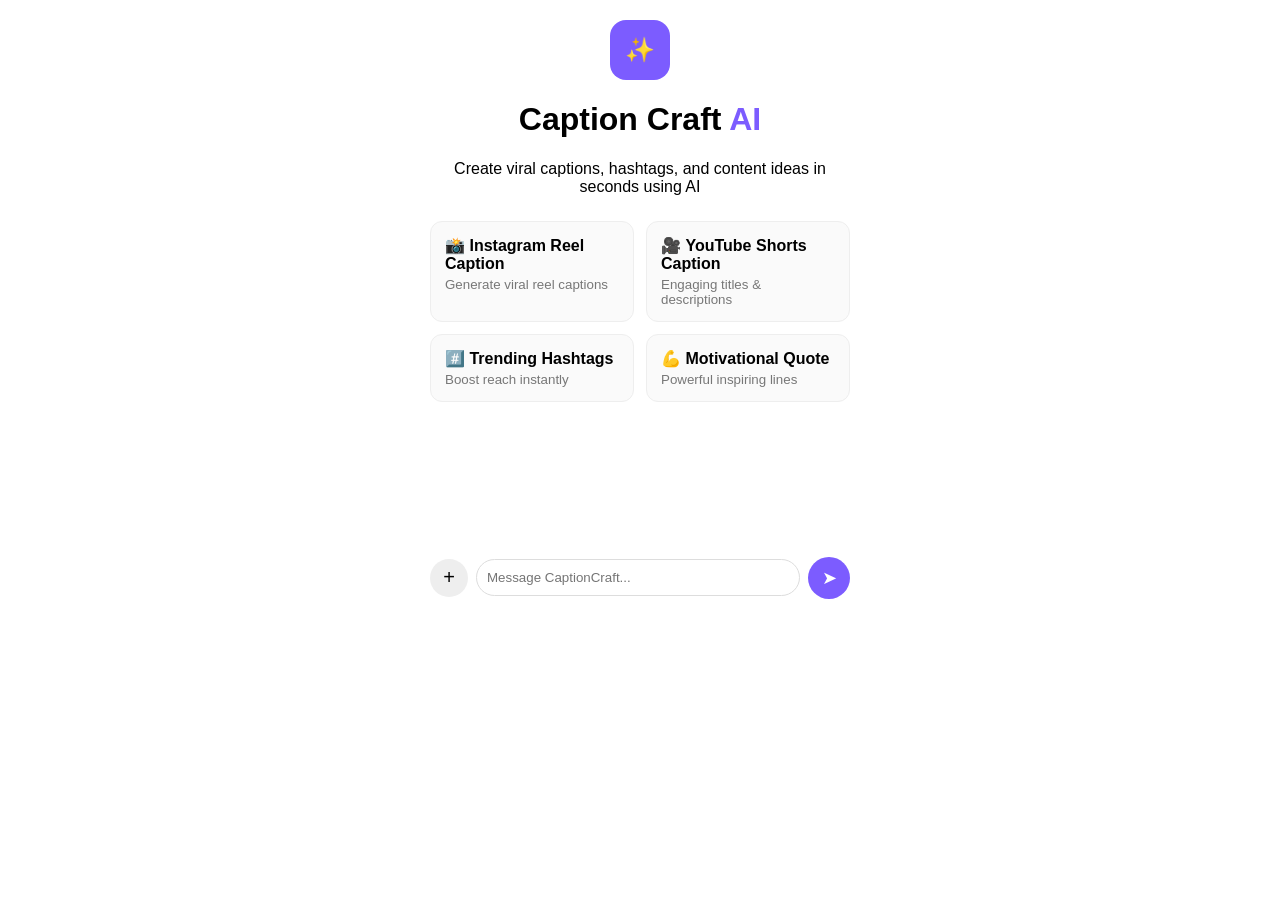
<file: index.html>
<!DOCTYPE html>
<html>
<head>
  <title>Caption Craft AI</title>
  <link rel="stylesheet" href="style.css">
</head>

<body>

  <div class="container">

    <!-- LOGO / TITLE -->
    <div class="hero">
      <div class="logo">✨</div>
      <h1>Caption Craft <span>AI</span></h1>
      <p>Create viral captions, hashtags, and content ideas in seconds using AI</p>
    </div>

    <!-- FEATURE CARDS -->
    <div class="cards">
      <div class="card" onclick="selectPrompt('Write 3 viral Instagram Reel captions')">
        📸 <b>Instagram Reel Caption</b>
        <small>Generate viral reel captions</small>
      </div>

      <div class="card" onclick="selectPrompt('Create YouTube Shorts title & description')">
        🎥 <b>YouTube Shorts Caption</b>
        <small>Engaging titles & descriptions</small>
      </div>

      <div class="card" onclick="selectPrompt('Generate trending hashtags')">
        #️⃣ <b>Trending Hashtags</b>
        <small>Boost reach instantly</small>
      </div>

      <div class="card" onclick="selectPrompt('Write a motivational caption')">
        💪 <b>Motivational Quote</b>
        <small>Powerful inspiring lines</small>
      </div>
    </div>

    <!-- CHAT BOX -->
    <div id="chatBox" class="chat"></div>

    <!-- INPUT AREA -->
    <div class="input-area">
      <label class="plus-btn">
        +
        <input type="file" hidden>
      </label>

      <input id="userInput" placeholder="Message CaptionCraft..." />

      <button id="sendBtn" onclick="sendMessage()">
  <span id="arrow">➤</span>
      </button>
    </div>

  </div>

<script src="script.js"></script>
</body>
</html>
</file>
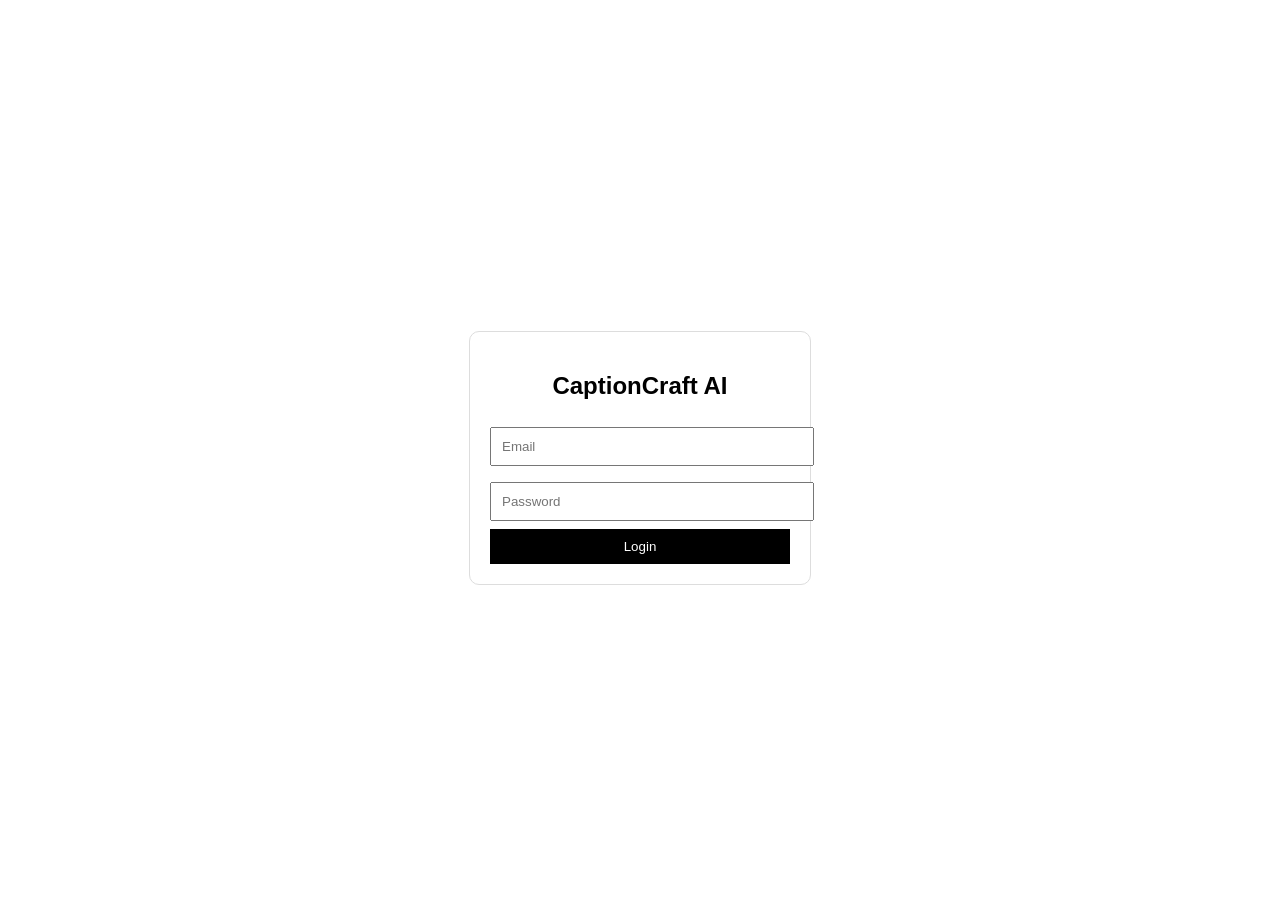
<file: login.html>
<!DOCTYPE html>
<html>
<head>
  <title>Login – CaptionCraft AI</title>
  <style>
    body {
      font-family: Arial;
      display: flex;
      justify-content: center;
      align-items: center;
      height: 100vh;
    }
    .box {
      width: 300px;
      padding: 20px;
      border: 1px solid #ddd;
      border-radius: 10px;
      text-align: center;
    }
    input {
      width: 100%;
      padding: 10px;
      margin: 8px 0;
    }
    button {
      padding: 10px;
      width: 100%;
      background: black;
      color: white;
      border: none;
    }
  </style>
</head>
<body>

<div class="box">
  <h2>CaptionCraft AI</h2>
  <input type="email" placeholder="Email">
  <input type="password" placeholder="Password">
  <button onclick="login()">Login</button>
</div>

<script>
function login() {
  window.location.href = "index.html";
}
</script>

</body>
</html>
</file>
<file: style.css>
body {
  margin: 0;
  font-family: Arial, sans-serif;
  background: #ffffff;
}

.container {
  max-width: 420px;
  margin: auto;
  padding: 20px;
}

.hero {
  text-align: center;
}

.logo {
  background: #7c5cff;
  color: white;
  width: 60px;
  height: 60px;
  border-radius: 16px;
  margin: auto;
  display: flex;
  align-items: center;
  justify-content: center;
  font-size: 24px;
}

.hero span {
  color: #7c5cff;
}

.cards {
  display: grid;
  grid-template-columns: 1fr 1fr;
  gap: 12px;
  margin: 25px 0;
}

.card {
  border: 1px solid #eee;
  padding: 14px;
  border-radius: 12px;
  cursor: pointer;
  background: #fafafa;
}

.card small {
  display: block;
  color: #777;
  margin-top: 4px;
}

.chat {
  min-height: 120px;
  margin-bottom: 10px;
  font-size: 14px;
}

.input-area {
  display: flex;
  gap: 8px;
  align-items: center;
}

.plus-btn {
  width: 38px;
  height: 38px;
  border-radius: 50%;
  background: #eee;
  display: flex;
  align-items: center;
  justify-content: center;
  font-size: 20px;
  cursor: pointer;
}

input {
  flex: 1;
  padding: 10px;
  border-radius: 20px;
  border: 1px solid #ddd;
}

button {
  width: 40px;
  height: 40px;
  border-radius: 50%;
  border: none;
  background: #7c5cff;
  color: white;
  cursor: pointer;
}

/* SEND BUTTON ANIMATION */
button.sending {
  animation: pulse 0.6s infinite;
}

@keyframes pulse {
  0% { transform: scale(1); }
  50% { transform: scale(0.85); }
  100% { transform: scale(1); }
}

/* LOADING DOTS */
.loading {
  animation: blink 1.4s infinite;
}

@keyframes blink {
  0% { opacity: .2 }
  50% { opacity: 1 }
  100% { opacity: .2 }
}
#sendBtn {
  width: 42px;
  height: 42px;
  border-radius: 50%;
  border: none;
  background: #7c5cff;
  color: white;
  cursor: pointer;
  display: flex;
  align-items: center;
  justify-content: center;
}

#arrow {
  font-size: 18px;
  transition: transform 0.3s ease;
}

/* ROTATING LOADER */
#sendBtn.loading #arrow {
  animation: spin 1s linear infinite;
}

@keyframes spin {
  0% { transform: rotate(0deg); }
  100% { transform: rotate(360deg); }
}
</file>
